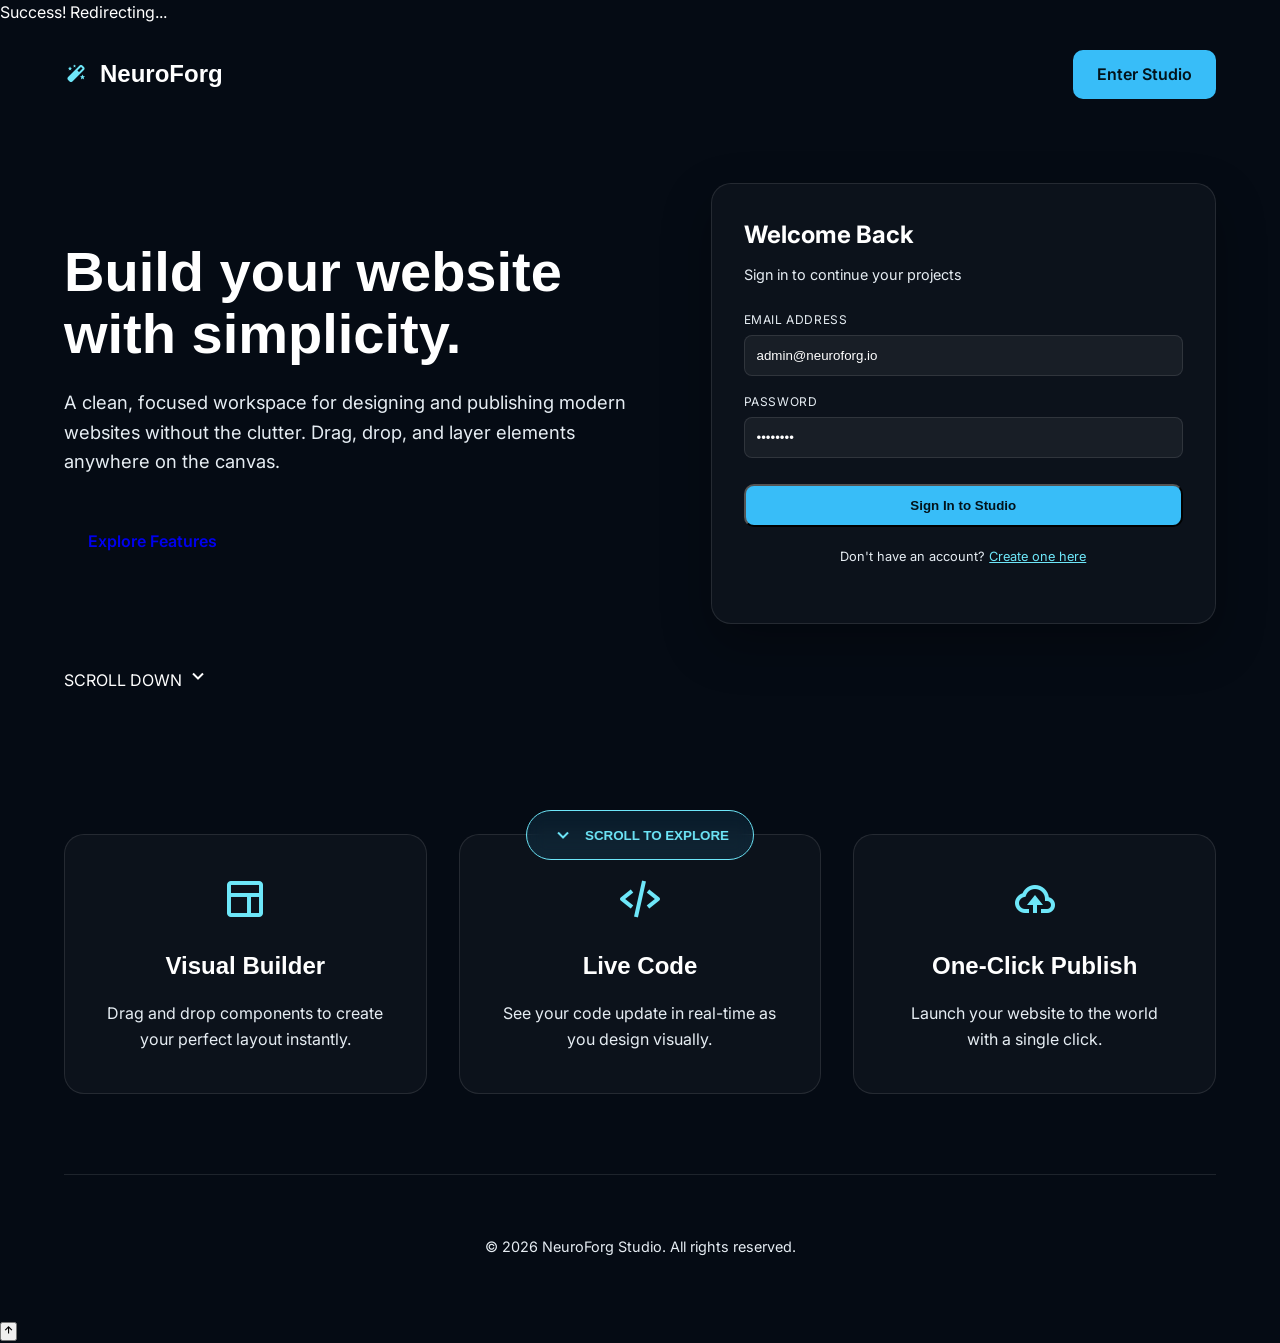
<file: intro.html>
<!DOCTYPE html>
<html lang="en">
<head>
    <meta charset="UTF-8">
    <meta name="viewport" content="width=device-width, initial-scale=1.0">
    <title>NeuroForg | Simple Website Studio</title>
    <link href="https://fonts.googleapis.com/css2?family=Inter:wght@400;500;600;700;800&family=Space+Grotesk:wght@500;700&display=swap" rel="stylesheet">
    <link href="https://unpkg.com/boxicons@2.1.4/css/boxicons.min.css" rel="stylesheet">
    <style>
        :root {
            --bg: #050b14;
            --accent: #6ee7f9;
            --primary: #38bdf8;
            --text: #ffffff;
            --text-secondary: #e6edf3;
            --border: rgba(255, 255, 255, 0.1);
        }

        * { margin: 0; padding: 0; box-sizing: border-box; }
        
        body { 
            background: var(--bg);
            color: var(--text); 
            font-family: 'Inter', sans-serif;
            line-height: 1.6;
        }

        .container {
            max-width: 1200px;
            margin: 0 auto;
            padding: 0 24px;
        }

        nav {
            padding: 24px 0;
            display: flex;
            justify-content: space-between;
            align-items: center;
        }

        .logo {
            display: flex;
            align-items: center;
            gap: 12px;
            font-family: 'Space+Grotesk', sans-serif;
            font-size: 1.5rem;
            font-weight: 700;
        }

        .logo i { color: var(--accent); }

        .btn {
            padding: 12px 24px;
            border-radius: 10px;
            font-weight: 600;
            text-decoration: none;
            transition: all 0.2s ease;
            display: inline-flex;
            align-items: center;
            gap: 8px;
        }

        .btn-primary {
            background: var(--primary);
            color: #03131a;
        }

        .btn-primary:hover {
            background: var(--accent);
            transform: translateY(-2px);
        }

        .hero {
            padding: 60px 0;
            text-align: center;
            display: grid;
            grid-template-columns: 1.2fr 1fr;
            align-items: center;
            gap: 40px;
            text-align: left;
        }

        .hero-content {
            padding-right: 20px;
        }

        .hero h1 {
            font-family: 'Space+Grotesk', sans-serif;
            font-size: clamp(2.5rem, 5vw, 3.5rem);
            line-height: 1.1;
            margin-bottom: 24px;
        }

        .hero p {
            font-size: 1.15rem;
            color: var(--text-secondary);
            max-width: 600px;
            margin-bottom: 40px;
        }

        .auth-card {
            background: rgba(255, 255, 255, 0.03);
            border: 1px solid var(--border);
            padding: 32px;
            border-radius: 20px;
            box-shadow: 0 20px 50px rgba(0,0,0,0.3);
        }

        .auth-card h2 {
            font-size: 1.5rem;
            margin-bottom: 8px;
        }

        .auth-card p {
            font-size: 0.9rem;
            margin-bottom: 24px;
        }

        .form-group {
            margin-bottom: 16px;
        }

        .form-group label {
            display: block;
            font-size: 0.75rem;
            text-transform: uppercase;
            letter-spacing: 0.05em;
            margin-bottom: 6px;
            color: var(--text-secondary);
        }

        .form-control {
            width: 100%;
            padding: 12px;
            background: rgba(255, 255, 255, 0.05);
            border: 1px solid var(--border);
            border-radius: 8px;
            color: white;
            outline: none;
        }

        .form-control:focus {
            border-color: var(--accent);
        }

        .btn-block {
            width: 100%;
            justify-content: center;
            margin-top: 10px;
        }

        .features {
            padding: 80px 0;
            display: grid;
            grid-template-columns: repeat(auto-fit, minmax(300px, 1fr));
            gap: 32px;
        }

        .feature-card {
            background: rgba(255, 255, 255, 0.03);
            border: 1px solid var(--border);
            padding: 40px;
            border-radius: 20px;
            text-align: center;
        }

        .feature-card i {
            font-size: 3rem;
            color: var(--accent);
            margin-bottom: 24px;
        }

        .feature-card h3 {
            font-family: 'Space+Grotesk', sans-serif;
            font-size: 1.5rem;
            margin-bottom: 16px;
        }

        .feature-card p {
            color: var(--text-secondary);
        }

        footer {
            padding: 60px 0;
            text-align: center;
            border-top: 1px solid var(--border);
            color: var(--text-secondary);
            font-size: 0.9rem;
        }
    </style>
</head>
<body class="dark-theme">
    <div class="bg-3d"></div>
    
    <div style="position: fixed; bottom: 40px; left: 50%; transform: translateX(-50%); z-index: 100;">
        <button onclick="document.getElementById('features').scrollIntoView({behavior:'smooth'})" 
                style="background: rgba(56, 189, 248, 0.1); border: 1px solid var(--accent); color: var(--accent); padding: 12px 24px; border-radius: 999px; cursor: pointer; display: flex; align-items: center; gap: 10px; font-weight: 700; backdrop-filter: blur(10px); animation: bounce 2s infinite;">
            <i class='bx bx-chevron-down' style='font-size: 1.5rem;'></i> SCROLL TO EXPLORE
        </button>
    </div>

    <div id="toast" class="toast">Success! Redirecting...</div>
    <div class="container">
        <nav>
            <div class="logo">
                <i class='bx bxs-magic-wand'></i>
                <span>NeuroForg</span>
            </div>
            <a href="login.html" class="btn btn-primary">Enter Studio</a>
        </nav>

        <header class="hero" style="position: relative;">
            <div class="hero-content">
                <h1>Build your website <br>with simplicity.</h1>
                <p>A clean, focused workspace for designing and publishing modern websites without the clutter. Drag, drop, and layer elements anywhere on the canvas.</p>
                <div style="display: flex; gap: 16px;">
                    <a href="#features" class="btn btn-secondary">Explore Features</a>
                </div>
            </div>
            <div class="auth-card">
                <h2>Welcome Back</h2>
                <p>Sign in to continue your projects</p>
                <form id="login-form">
                    <div class="form-group">
                        <label>Email Address</label>
                        <input type="email" class="form-control" required placeholder="name@email.com" value="admin@neuroforg.io">
                    </div>
                    <div class="form-group">
                        <label>Password</label>
                        <input type="password" class="form-control" required placeholder="••••••••" value="admin123">
                    </div>
                    <button type="submit" class="btn btn-primary btn-block">Sign In to Studio</button>
                </form>
                <p style="margin-top: 20px; text-align: center; color: var(--text-secondary); font-size: 0.8rem;">
                    Don't have an account? <a href="login.html" style="color: var(--accent);">Create one here</a>
                </p>
            </div>
            <div class="scroll-indicator" onclick="document.getElementById('features').scrollIntoView({behavior:'smooth'})">
                <span>SCROLL DOWN</span>
                <i class='bx bx-chevron-down' style='font-size: 1.5rem;'></i>
            </div>
        </header>

        <script>
            document.getElementById('login-form').addEventListener('submit', (e) => {
                e.preventDefault();
                localStorage.setItem('builder_is_authenticated', 'true');
                window.location.href = 'index.html';
            });
        </script>

        <section class="features" id="features">
            <div class="feature-card">
                <i class='bx bx-layout'></i>
                <h3>Visual Builder</h3>
                <p>Drag and drop components to create your perfect layout instantly.</p>
            </div>
            <div class="feature-card">
                <i class='bx bx-code-alt'></i>
                <h3>Live Code</h3>
                <p>See your code update in real-time as you design visually.</p>
            </div>
            <div class="feature-card">
                <i class='bx bx-cloud-upload'></i>
                <h3>One-Click Publish</h3>
                <p>Launch your website to the world with a single click.</p>
            </div>
        </section>

        <footer>
            <p>&copy; 2026 NeuroForg Studio. All rights reserved.</p>
        </footer>
    </div>
    <script src="js/utils.js"></script>
</body>
</html>
</file>
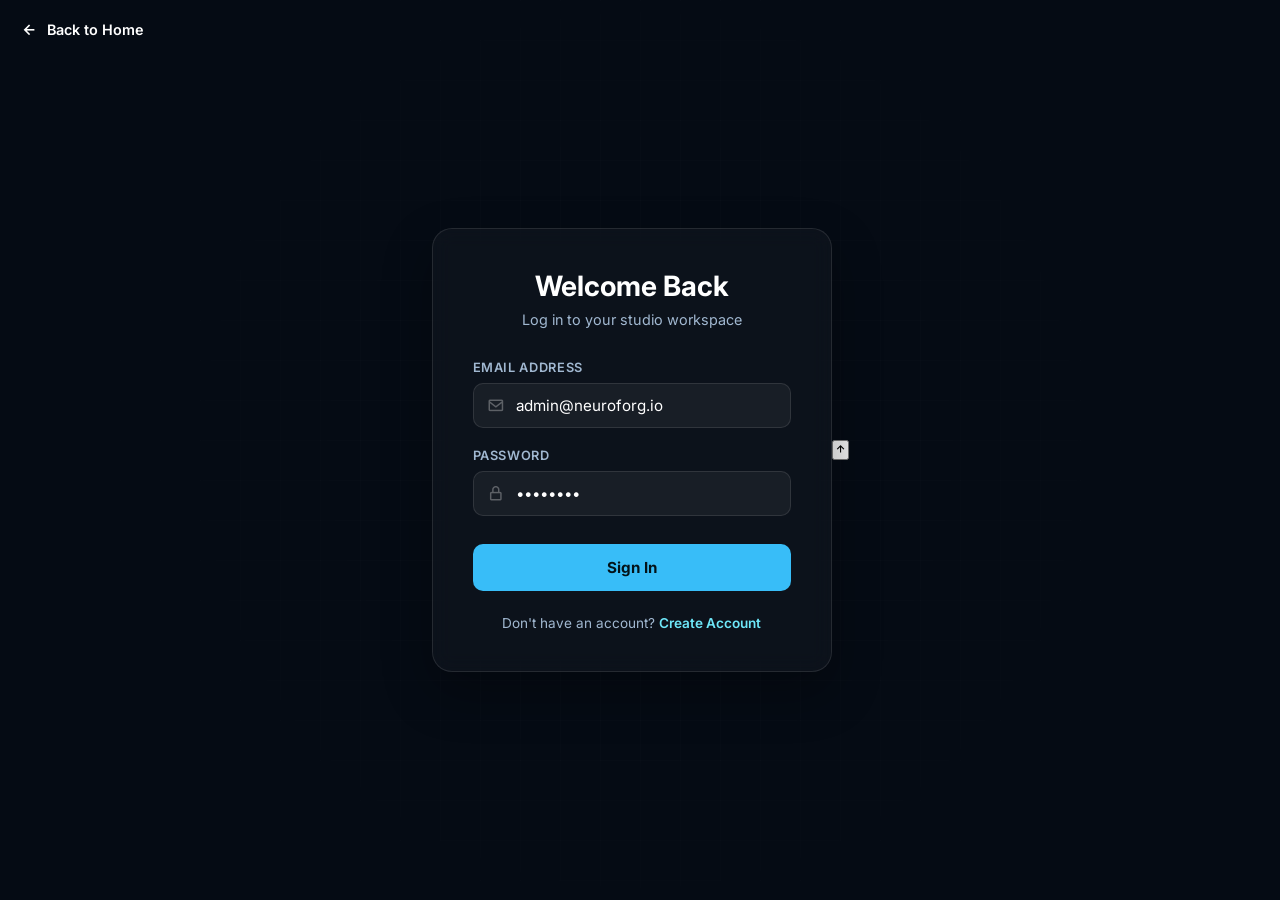
<file: login.html>
<!DOCTYPE html>
<html lang="en">
<head>
    <meta charset="UTF-8">
    <meta name="viewport" content="width=device-width, initial-scale=1.0">
    <title>Login | NeuroForg</title>
    <link href="https://fonts.googleapis.com/css2?family=Inter:wght@400;500;600;700;800&display=swap" rel="stylesheet">
    <link href="https://unpkg.com/boxicons@2.1.4/css/boxicons.min.css" rel="stylesheet">
    <style>
        :root {
            --bg: #050b14;
            --accent: #6ee7f9;
            --primary: #38bdf8;
            --text: #ffffff;
            --glass: rgba(255, 255, 255, 0.03);
            --border: rgba(255, 255, 255, 0.1);
        }

        * { margin: 0; padding: 0; box-sizing: border-box; font-family: 'Inter', sans-serif; }
        
        body { 
            background: var(--bg);
            color: var(--text); 
            height: 100vh; 
            display: flex; 
            align-items: center; 
            justify-content: center;
            overflow: hidden;
        }

        body::before {
            content: "";
            position: fixed;
            inset: 0;
            pointer-events: none;
            background-image:
                linear-gradient(rgba(255, 255, 255, 0.02) 1px, transparent 1px),
                linear-gradient(90deg, rgba(255, 255, 255, 0.02) 1px, transparent 1px);
            background-size: 40px 40px;
            mask-image: radial-gradient(circle at center, black, transparent 80%);
        }

        .auth-container {
            width: 100%;
            max-width: 400px;
            padding: 40px;
            background: var(--glass);
            backdrop-filter: blur(10px);
            border: 1px solid var(--border);
            border-radius: 20px;
            box-shadow: 0 20px 50px rgba(0, 0, 0, 0.3);
            z-index: 1;
        }

        .auth-header { text-align: center; margin-bottom: 32px; }
        .auth-header h1 { font-size: 1.75rem; font-weight: 700; color: var(--text); margin-bottom: 8px; }
        .auth-header p { color: #a1b8d1; font-size: 0.9rem; }

        .form-group { margin-bottom: 20px; }
        .form-group label { display: block; margin-bottom: 8px; font-size: 0.8rem; font-weight: 600; color: #a1b8d1; text-transform: uppercase; letter-spacing: 0.05em; }
        
        .input-wrapper { position: relative; }
        .input-wrapper i { position: absolute; left: 14px; top: 50%; transform: translateY(-50%); color: rgba(255,255,255,0.3); font-size: 1.1rem; }
        
        .form-group input {
            width: 100%;
            padding: 12px 14px 12px 42px;
            background: rgba(255, 255, 255, 0.05);
            border: 1px solid var(--border);
            border-radius: 10px;
            color: white;
            font-size: 0.95rem;
            transition: all 0.2s ease;
        }
        
        .form-group input:focus { 
            border-color: var(--accent); 
            background: rgba(255, 255, 255, 0.08); 
            outline: none; 
        }

        .btn-auth {
            width: 100%;
            padding: 14px;
            border: none;
            border-radius: 10px;
            background: var(--primary);
            color: #03131a;
            font-weight: 700;
            font-size: 0.95rem;
            cursor: pointer;
            transition: all 0.2s ease;
            margin-top: 8px;
        }
        
        .btn-auth:hover { background: var(--accent); transform: translateY(-1px); }

        .auth-footer { text-align: center; margin-top: 24px; font-size: 0.85rem; color: #a1b8d1; }
        .auth-footer a { color: var(--accent); text-decoration: none; font-weight: 600; }
        .auth-footer a:hover { text-decoration: underline; }

        .hidden { display: none; }

        .toast {
            position: fixed;
            top: 20px;
            padding: 12px 24px;
            border-radius: 8px;
            background: var(--primary);
            color: #03131a;
            font-weight: 600;
            transform: translateY(-100px);
            transition: transform 0.3s ease;
            z-index: 100;
        }
        .toast.active { transform: translateY(0); }
    </style>
</head>
<body class="dark-theme">
    <div class="bg-3d"></div>
    <div id="toast" class="toast">Success! Redirecting...</div>

    <div style="position: absolute; top: 20px; left: 20px; z-index: 10;">
        <a href="intro.html" style="color: var(--text-secondary); text-decoration: none; display: flex; align-items: center; gap: 8px; font-weight: 600; font-size: 0.9rem;">
            <i class='bx bx-left-arrow-alt' style="font-size: 1.2rem;"></i> Back to Home
        </a>
    </div>

    <div class="auth-container" id="login-container">
        <div class="auth-header">
            <h1>Welcome Back</h1>
            <p>Log in to your studio workspace</p>
        </div>
        <form id="login-form">
            <div class="form-group">
                <label>Email Address</label>
                <div class="input-wrapper">
                    <i class='bx bx-envelope'></i>
                    <input type="email" id="login-email" required placeholder="name@email.com" value="admin@neuroforg.io">
                </div>
            </div>
            <div class="form-group">
                <label>Password</label>
                <div class="input-wrapper">
                    <i class='bx bx-lock-alt'></i>
                    <input type="password" id="login-password" required placeholder="••••••••" value="admin123">
                </div>
            </div>
            <button type="submit" class="btn-auth">Sign In</button>
        </form>
        <div class="auth-footer">
            Don't have an account? <a href="#" id="show-register">Create Account</a>
        </div>
    </div>

    <div class="auth-container hidden" id="register-container">
        <div class="auth-header">
            <h1>Create Account</h1>
            <p>Join the NeuroForg studio community</p>
        </div>
        <form id="register-form">
            <div class="form-group">
                <label>Full Name</label>
                <div class="input-wrapper">
                    <i class='bx bx-user'></i>
                    <input type="text" id="reg-name" required placeholder="John Doe">
                </div>
            </div>
            <div class="form-group">
                <label>Email Address</label>
                <div class="input-wrapper">
                    <i class='bx bx-envelope'></i>
                    <input type="email" id="reg-email" required placeholder="name@email.com">
                </div>
            </div>
            <div class="form-group">
                <label>Password</label>
                <div class="input-wrapper">
                    <i class='bx bx-lock-alt'></i>
                    <input type="password" id="reg-password" required placeholder="Create a password">
                </div>
            </div>
            <button type="submit" class="btn-auth">Register</button>
        </form>
        <div class="auth-footer">
            Already have an account? <a href="#" id="show-login">Sign In</a>
        </div>
    </div>

    <script>
        const loginContainer = document.getElementById('login-container');
        const registerContainer = document.getElementById('register-container');
        const showRegister = document.getElementById('show-register');
        const showLogin = document.getElementById('show-login');
        const toast = document.getElementById('toast');

        showRegister.addEventListener('click', (e) => {
            e.preventDefault();
            loginContainer.classList.add('hidden');
            registerContainer.classList.remove('hidden');
        });

        showLogin.addEventListener('click', (e) => {
            e.preventDefault();
            registerContainer.classList.add('hidden');
            loginContainer.classList.remove('hidden');
        });

        const handleAuth = (e) => {
            e.preventDefault();
            localStorage.setItem('builder_is_authenticated', 'true');
            toast.classList.add('active');
            setTimeout(() => {
                window.location.href = 'index.html';
            }, 1000);
        };

        document.getElementById('login-form').addEventListener('submit', handleAuth);
        document.getElementById('register-form').addEventListener('submit', handleAuth);
    </script>
    <script src="js/utils.js"></script>
</body>
</html>
</file>
